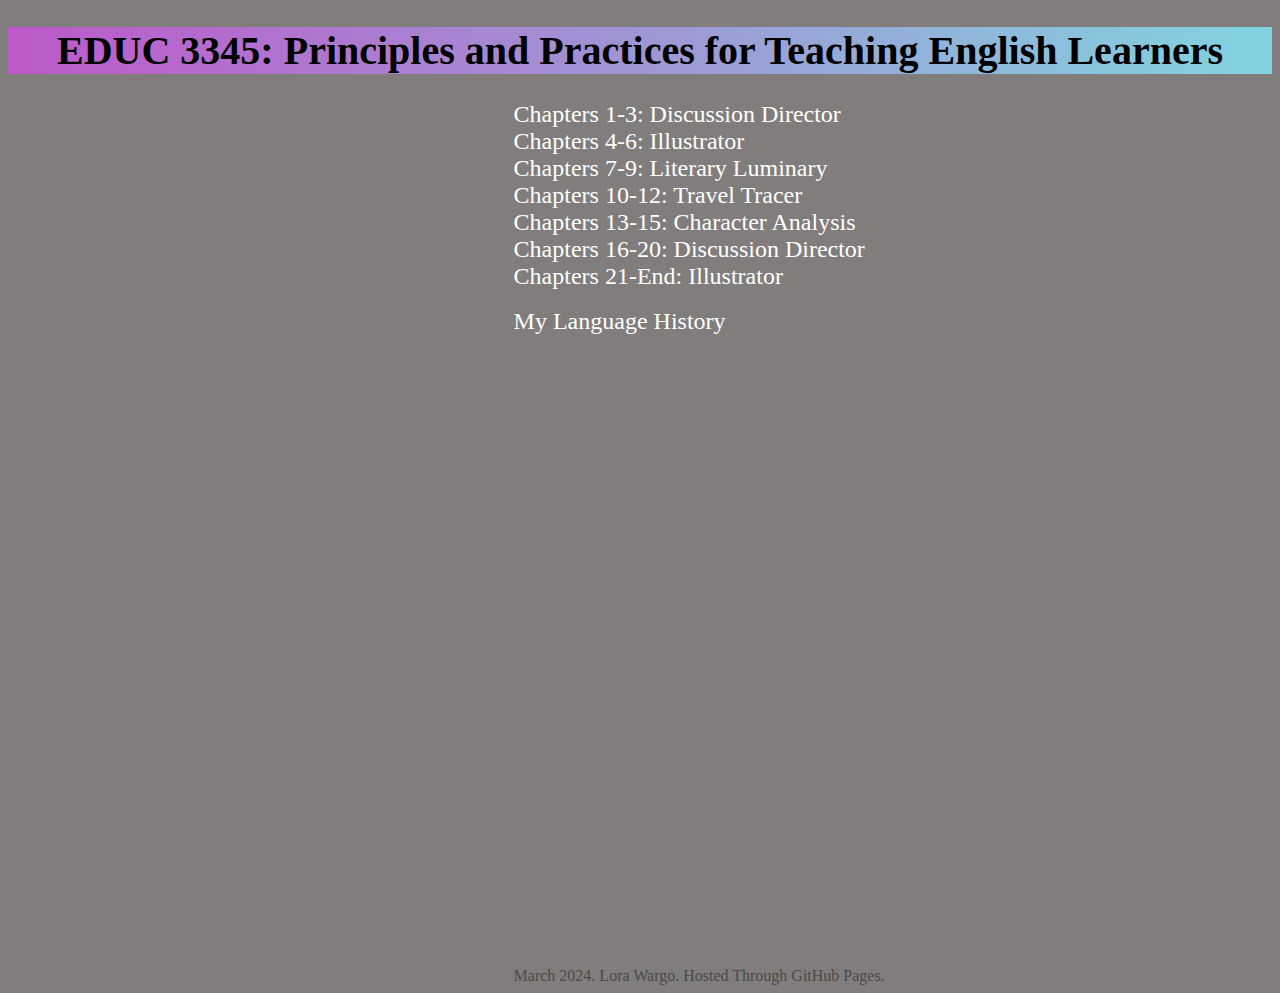
<file: index.html>
<!DOCTYPE html>
<html>
    <head>
        <link rel="stylesheet" type="text/css" href="stylish.css"/>
        <!--
        <script type="text/javascript" src="website_functions.js"></script>
        -->
        <style>
            a, a:link { color: rgb(255, 255, 255); text-decoration: none; font-size: 1.5rem;}
            a, a:visited{ color: rgb(252, 169, 253) ; text-decoration: none; font-size: 1.5rem;}
            a, a:hover { color: rgb(53, 43, 248); text-decoration: underline; font-size: 1.5rem;}

        </style>
        <title> Lora Wargo</title>
    </head>
        <body style="background: rgb(129, 125, 125)"> 
            <main>
                <h1 class="title-style"> EDUC 3345: Principles and Practices for Teaching English Learners </h1>
                <a class="assignment-style" href="Ch1_3.html"> Chapters 1-3: Discussion Director </a>
                <a class="assignment-style" href="Ch4_6.html"> Chapters 4-6: Illustrator </a>
                <a class="assignment-style" href="CH7_9.html"> Chapters 7-9: Literary Luminary </a>
                <a class="assignment-style" href="CH10_12.html"> Chapters 10-12: Travel Tracer </a>
                <a class="assignment-style" href="Ch13_15.html"> Chapters 13-15: Character Analysis </a>
                <a class="assignment-style" href="Ch16_18.html"> Chapters 16-20: Discussion Director </a>
                <a class="assignment-style" href="Ch21_end.html"> Chapters 21-End: Illustrator </a>
                <br>
                <br>
                <a class="assignment-style" href="lang_hist.html"> My Language History</a>

            </main>           
             <footer class="footer-style"> March 2024. Lora Wargo. Hosted Through GitHub Pages.</footer>
        </body>

</html>
</file>
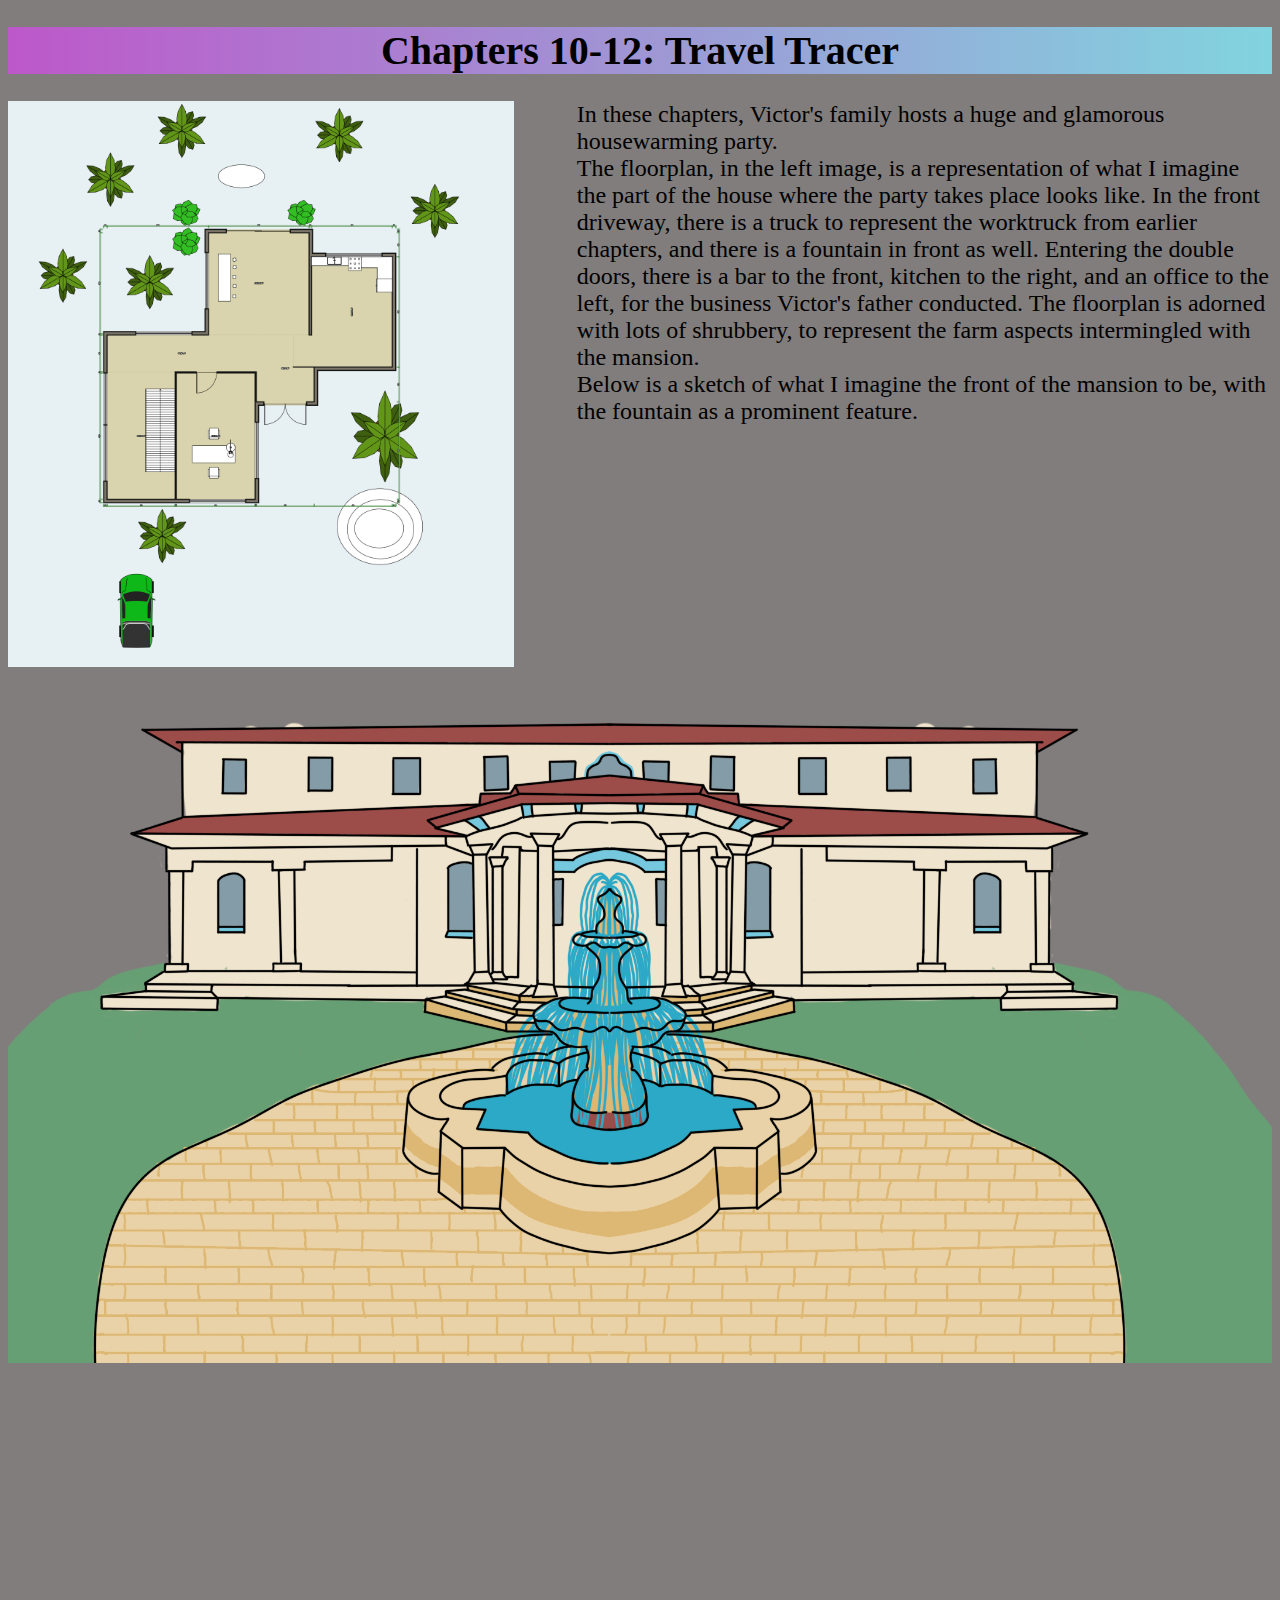
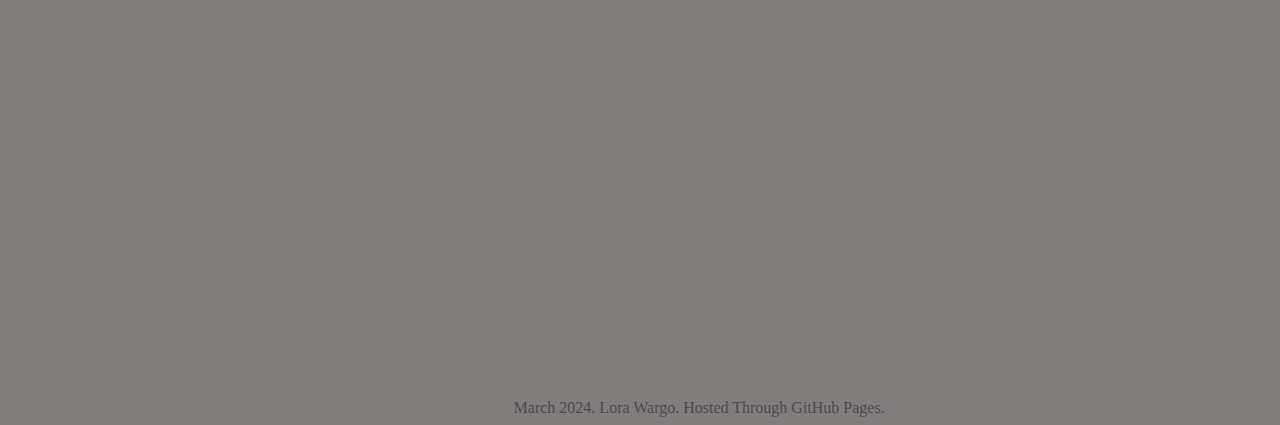
<file: CH10_12.html>
<!DOCTYPE html>
<html>
    <head>
        <link rel="stylesheet" type="text/css" href="stylish.css"/>
        <!--
        <script type="text/javascript" src="website_functions.js"></script>
        -->
        <style>
            .floorplan{
                width: 40%;
                float: left;
            }
            .burromansion{
                width: 100%;
                margin-top: -20%;
            }
            .mansion-descrip{
                margin-left: 45%;
                font-size: 1.5em;
            }
        </style>
        <title> Lora Wargo</title>
    </head>
        <body style="background: rgb(129, 125, 125)"> 
            <main>
                <h1 class="title-style"> Chapters 10-12: Travel Tracer </h1>
                <img class="floorplan" src="assets/Screenshot 2024-03-08 at 10.13.58 AM.png">
                <p class="mansion-descrip">
                    In these chapters, Victor's family hosts a huge and glamorous housewarming party.
                    <br>
                    The floorplan, in the left image, is a representation of what I imagine the part of the house where the party takes place looks like.
                    In the front driveway, there is a truck to represent the worktruck from earlier chapters, and there is a fountain in front as well.
                    Entering the double doors, there is a bar to the front, kitchen to the right, and an office to the left, for the business Victor's father conducted.
                    The floorplan is adorned with lots of shrubbery, to represent the farm aspects intermingled with the mansion.
                    <br>
                    Below is a sketch of what I imagine the front of the mansion to be, with the fountain as a prominent feature.
                </p>
                <img class="burromansion" src="assets/burrogenius_mansion.png">
            </main>           
             <footer class="footer-style"> March 2024. Lora Wargo. Hosted Through GitHub Pages.</footer>
        </body>

</html>
</file>
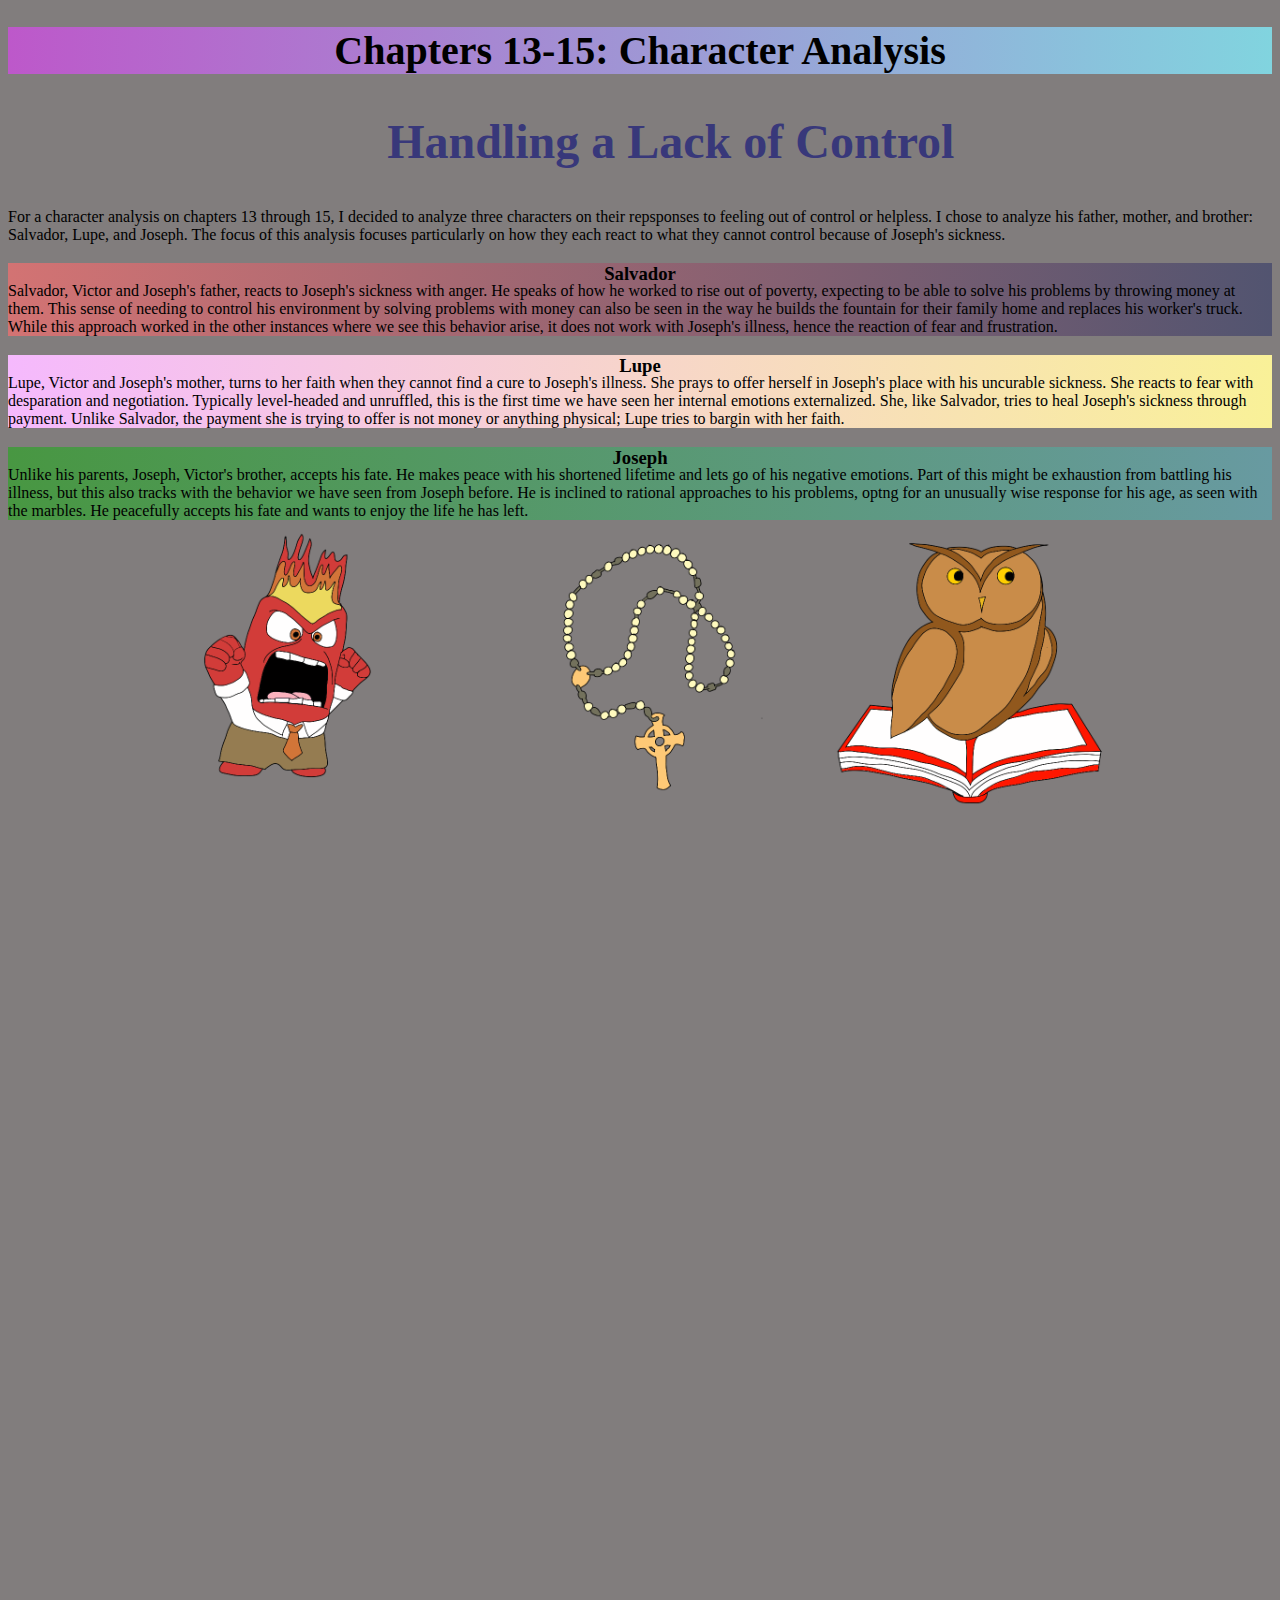
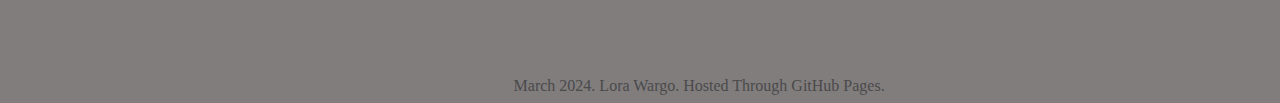
<file: Ch13_15.html>
<!DOCTYPE html>
<html>
    <head>
        <link rel="stylesheet" type="text/css" href="stylish.css"/>
        <!--
        <script type="text/javascript" src="website_functions.js"></script>
        -->
        <style>
            .help-style{
               /* margin-top: 30%; */ 
                margin-left: 30%;
                color: rgb(56, 56, 122);
                font-size: 3rem;
            }
            .help-heading{
                text-align: center;
                color: rgb(0, 0, 0);
                margin-bottom: -1.5%;
            }
            .sal{
                background: linear-gradient(.25turn, rgb(211, 115, 115), rgb(82, 84, 112));
            }
            .lup{
                background: linear-gradient(.25turn, rgb(245, 185, 253), rgb(249, 241, 152));
            }
            .jo{
                background: linear-gradient(.25turn, rgb(72, 151, 66), rgb(104, 154, 161));
            }
            .sym{
                margin-left: 10%;
                margin-top: -20%;
                width: 80%;
            }
        </style>
        <title> Lora Wargo</title>
    </head>
        <body style="background: rgb(129, 125, 125)"> 
            <main>
                <h1 class="title-style"> Chapters 13-15: Character Analysis </h1>
                <h2 class="help-style"> Handling a Lack of Control</h2>
                <p> 
                    For a character analysis on chapters 13 through 15, 
                    I decided to analyze three characters on their repsponses to feeling out of control or helpless.
                    I chose to analyze his father, mother, and brother: Salvador, Lupe, and Joseph. 
                    The focus of this analysis focuses particularly on how they each react to what they 
                    cannot control because of Joseph's sickness.
                </p>
                <h3 class="help-heading sal" > Salvador</h3>
                <p class="sal">
                    Salvador, Victor and Joseph's father, reacts to Joseph's sickness with anger.
                    He speaks of how he worked to rise out of poverty,
                    expecting to be able to solve his problems by throwing money at them.
                    This sense of needing to control his environment by solving problems with money
                    can also be seen 
                    in the way he builds the fountain for their family home and 
                    replaces his worker's truck. While this approach worked in the other instances
                    where we see this behavior arise, it does not work with Joseph's illness, 
                    hence the reaction of fear and frustration.

                </p>
                <h3 class="help-heading lup"> Lupe  </h3>
                <p class="lup">
                    Lupe, Victor and Joseph's mother, turns to her faith when they cannot
                    find a cure to Joseph's illness. She prays to offer herself in Joseph's place 
                    with his uncurable sickness. She reacts to fear with desparation and negotiation. 
                    Typically level-headed and unruffled, this is the first time we have seen 
                    her internal emotions externalized. 
                    She, like Salvador, tries to heal Joseph's sickness through payment. Unlike Salvador,
                    the payment she is trying to offer is not money or anything physical; Lupe tries
                    to bargin with her faith.
                </p>
                <h3 class="help-heading jo"> Joseph </h3>
                <p class="jo">
                    Unlike his parents, Joseph, Victor's brother, accepts his fate. 
                    He makes peace with his shortened lifetime and lets go of his negative emotions.
                    Part of this might be exhaustion from battling his illness, but this also tracks with the 
                    behavior we have seen from Joseph before. He is inclined to rational
                    approaches to his problems, optng for an unusually wise response for his age,
                     as seen with the marbles. He peacefully accepts his fate 
                     and wants to enjoy the life he has left.
                </p>
                <img class="sym" src="Untitled 52.png">
            </main>           
             <footer class="footer-style"> March 2024. Lora Wargo. Hosted Through GitHub Pages.</footer>
        </body>

</html>
</file>
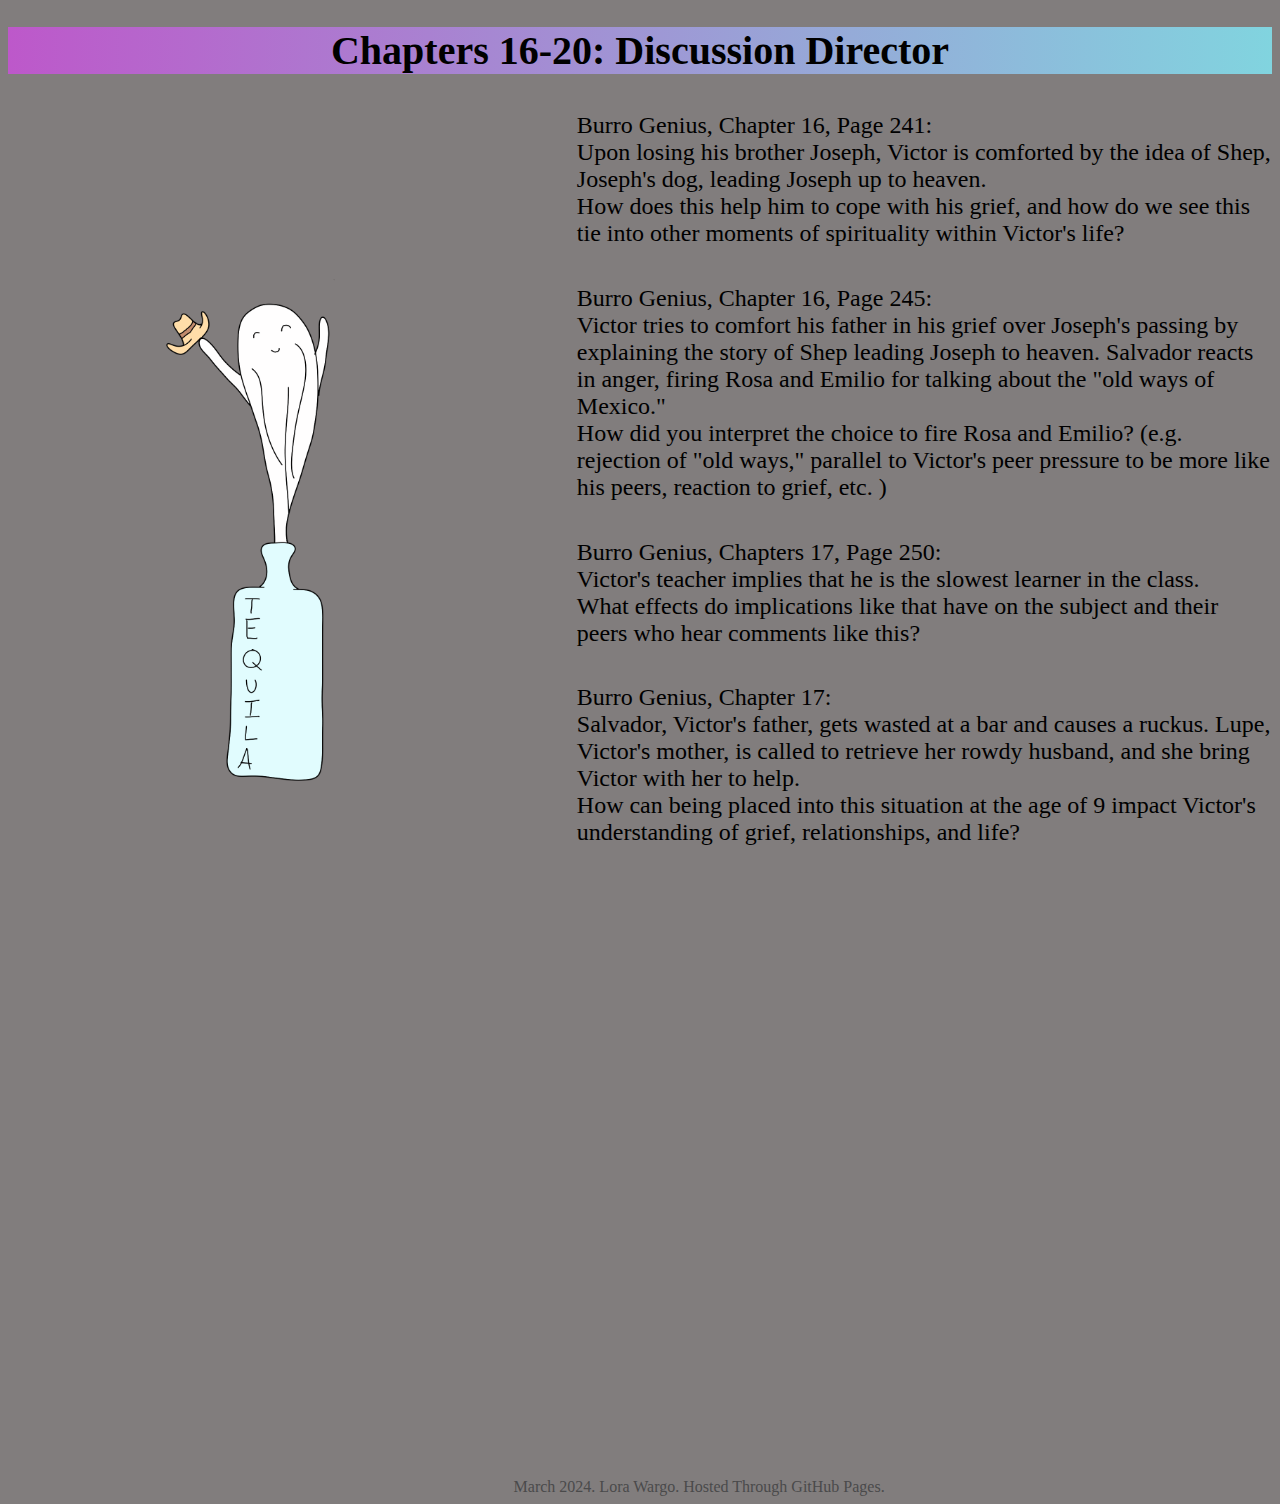
<file: Ch16_18.html>
<!DOCTYPE html>
<html>
    <head>
        <link rel="stylesheet" type="text/css" href="stylish.css"/>
        <!--
        <script type="text/javascript" src="website_functions.js"></script>
        -->
        <style>
            .cowboy{
                float: left;
                width: 45%;
            }
        </style>
        <title> Lora Wargo</title>
    </head>
        <body style="background: rgb(129, 125, 125)"> 
            <main>
                <h1 class="title-style"> Chapters 16-20: Discussion Director </h1>
                <img class="cowboy" src="Untitled 55.png">
                <p class="discussion"> 
                    Burro Genius, Chapter 16, Page 241: 
                    <br>
                    Upon losing his brother Joseph, Victor is comforted by the
                    idea of Shep, Joseph's dog, leading Joseph up to heaven.
                    <br>
                    How does this help him to cope with his grief, and 
                    how do we see this tie into other moments of spirituality
                    within Victor's life?
                </p>
                <p class="discussion"> 
                    Burro Genius, Chapter 16, Page 245: 
                    <br>
                    Victor tries to comfort his father in his grief over Joseph's passing by
                    explaining the story of Shep leading Joseph to heaven. Salvador reacts in anger, firing
                    Rosa and Emilio for talking about the "old ways of Mexico."
                    <br>
                    How did you interpret the choice to fire Rosa and Emilio? 
                    (e.g. rejection of "old ways," 
                    parallel to Victor's peer pressure to be more like his peers, 
                    reaction to grief, etc. )
                </p>
                <p class="discussion"> 
                    Burro Genius, Chapters 17, Page 250:
                    <br>
                    Victor's teacher implies that he is the slowest learner in the class. 
                    <br>
                    What effects do implications like that have on the 
                    subject and their peers who hear comments like this?
                </p>
                <p class="discussion"> 
                    Burro Genius, Chapter 17:
                    <br>
                    Salvador, Victor's father, gets wasted at a bar and causes a ruckus.
                    Lupe, Victor's mother, is called to retrieve her rowdy husband,
                    and she bring Victor with her to help.
                    <br>
                    How can being placed into this situation at the age of 9 impact 
                    Victor's understanding of grief, relationships, and life?
                </p>
            </main>           
             <footer class="footer-style"> March 2024. Lora Wargo. Hosted Through GitHub Pages.</footer>
        </body>

</html>
</file>
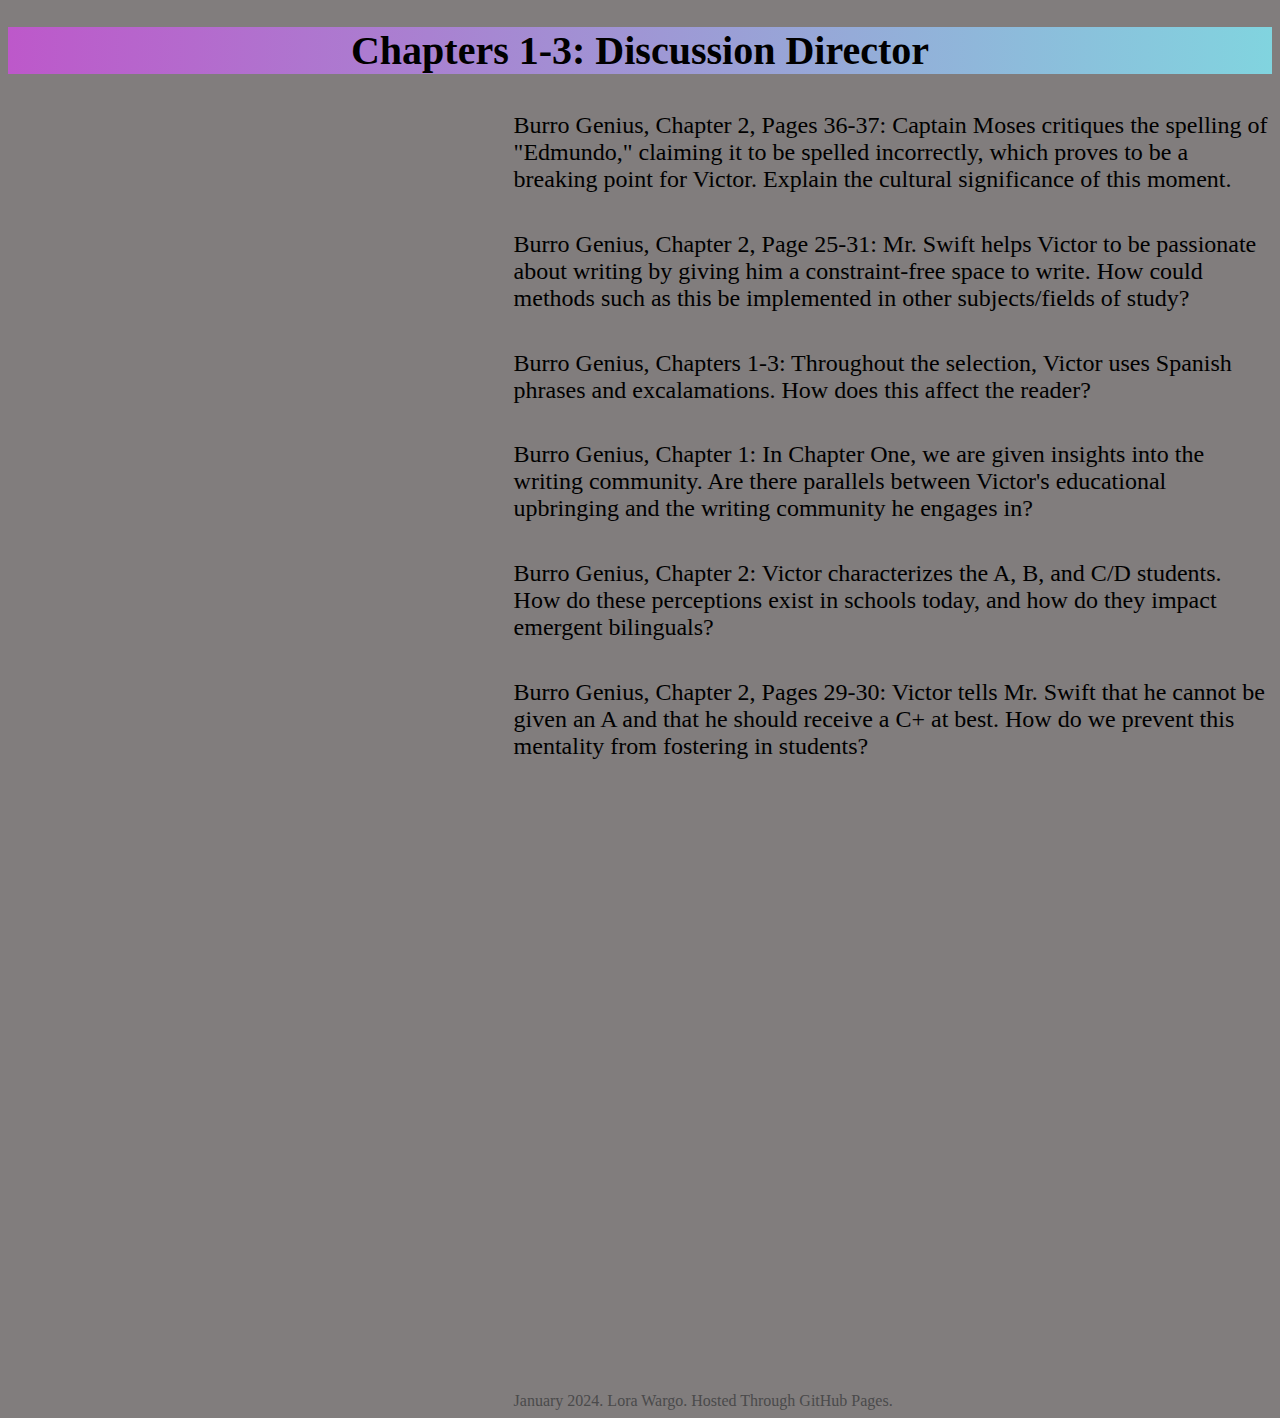
<file: Ch1_3.html>
<!DOCTYPE html>
<html>
    <head>
        <link rel="stylesheet" type="text/css" href="stylish.css"/>
        <!--
        <script type="text/javascript" src="website_functions.js"></script>
        -->
        <style>
            

        </style>
        <title> Lora Wargo</title>
    </head>
        <body style="background: rgb(129, 125, 125)"> 
            <main>
                <h1 class="title-style"> Chapters 1-3: Discussion Director </h1>
                <p class="discussion"> 
                    Burro Genius, Chapter 2, Pages 36-37: 
                    Captain Moses critiques the spelling of "Edmundo," 
                    claiming it to be spelled incorrectly, 
                    which proves to be a breaking point for Victor.
                    Explain the cultural significance of this moment.
                </p>
                <p class="discussion"> 
                    Burro Genius, Chapter 2, Page 25-31: 
                    Mr. Swift helps Victor to be passionate about writing by giving him a constraint-free space to write.
                    How could methods such as this be implemented in other subjects/fields of study?
                </p>
                <p class="discussion"> 
                    Burro Genius, Chapters 1-3:
                    Throughout the selection, Victor uses Spanish phrases and excalamations.
                    How does this affect the reader?
                </p>
                <p class="discussion"> 
                    Burro Genius, Chapter 1:
                    In Chapter One, we are given insights into the writing community.
                    Are there parallels between Victor's educational upbringing and the writing community he engages in? 
                </p>
                <p class="discussion"> 
                    Burro Genius, Chapter 2:
                    Victor characterizes the A, B, and C/D students. 
                    How do these perceptions exist in schools today,
                    and how do they impact emergent bilinguals?
                </p>
                <p class="discussion"> 
                    Burro Genius, Chapter 2, Pages 29-30:
                    Victor tells Mr. Swift that he cannot be given an A and that he should receive a C+ at best.
                    How do we prevent this mentality from fostering in students?
                </p>
            </main>           
             <footer class="footer-style"> January 2024. Lora Wargo. Hosted Through GitHub Pages.</footer>
        </body>

</html>
</file>
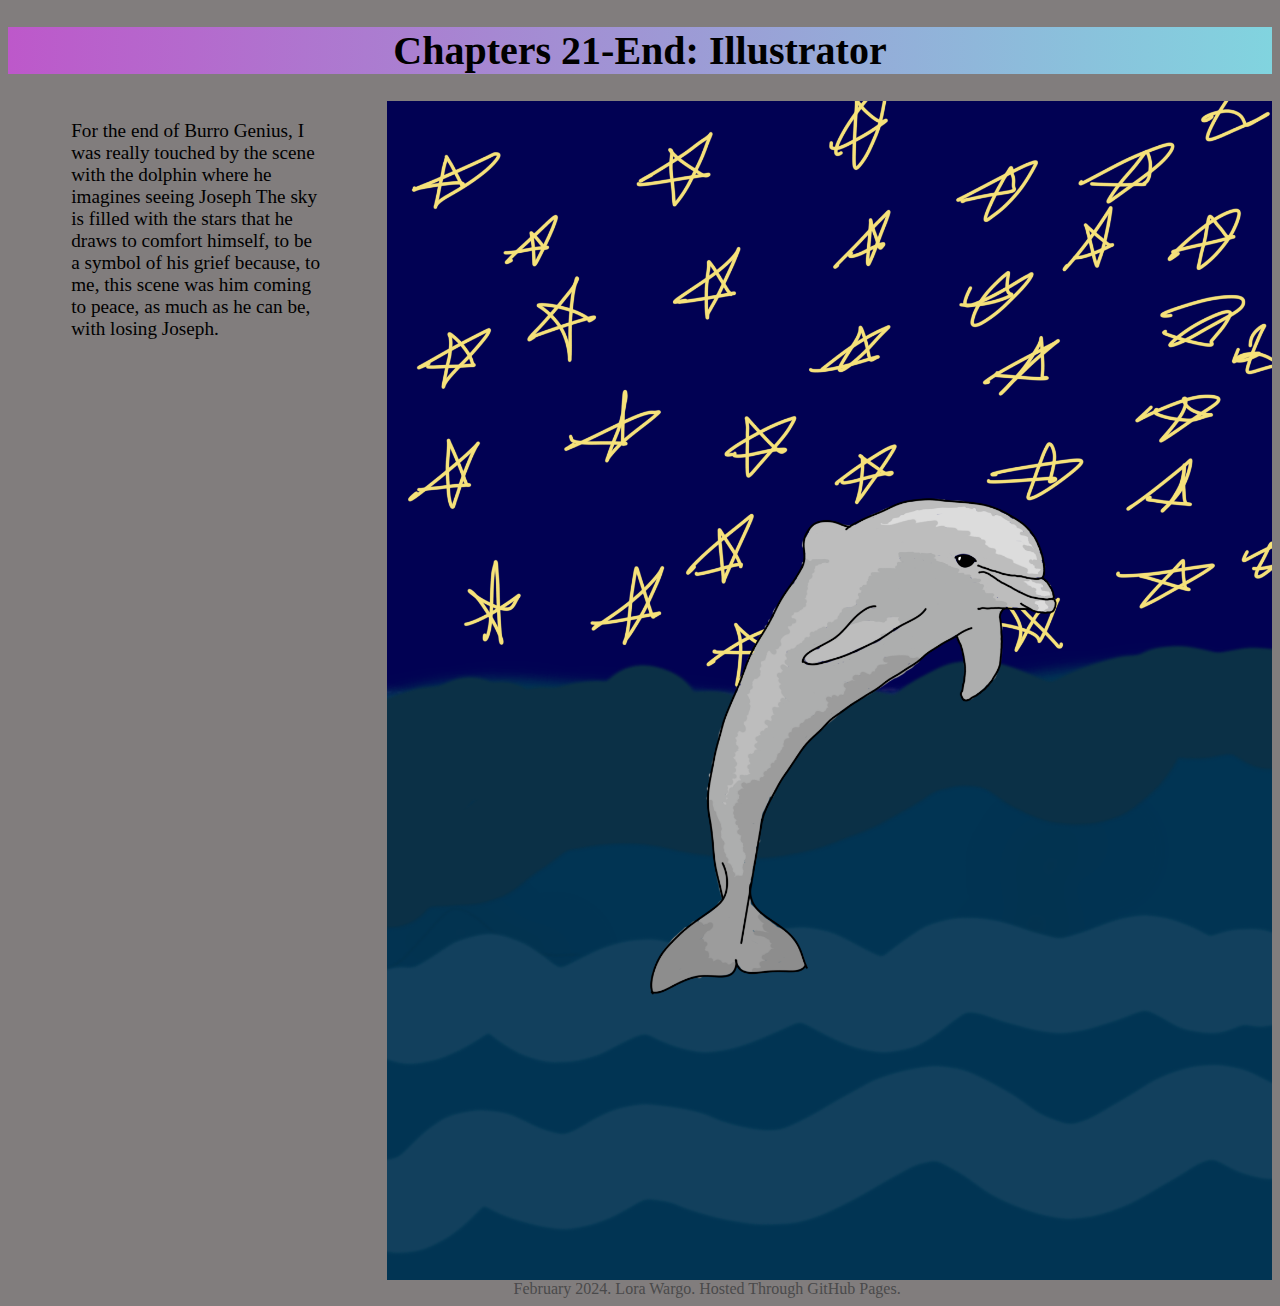
<file: Ch21_end.html>
<!DOCTYPE html>
<html>
    <head>
        <link rel="stylesheet" type="text/css" href="stylish.css"/>
        <!--
        <script type="text/javascript" src="website_functions.js"></script>
        -->
        <style>
            .dol{
                width: 70%;
                float: right;
            }
            p{
                float: left;
                width: 20%;
                font-size: larger;
                margin-left: 5%;
            }
        </style>
        <title> Lora Wargo</title>
    </head>
        <body style="background: rgb(129, 125, 125)"> 
            <main>
                <h1 class="title-style"> Chapters 21-End: Illustrator </h1>
                <img class="dol" src="Untitled 57.png">
                <p>
                    For the end of Burro Genius, I was really touched by the scene with the dolphin where he imagines seeing Joseph
                    The sky is filled with the stars that he draws to comfort himself, to be a symbol of his grief because,
                    to me, this scene was him coming to peace, as much as he can be, with losing Joseph.
                </p>
            </main>           
             <footer class="footer-style"> February 2024. Lora Wargo. Hosted Through GitHub Pages.</footer>
        </body>

</html>
</file>
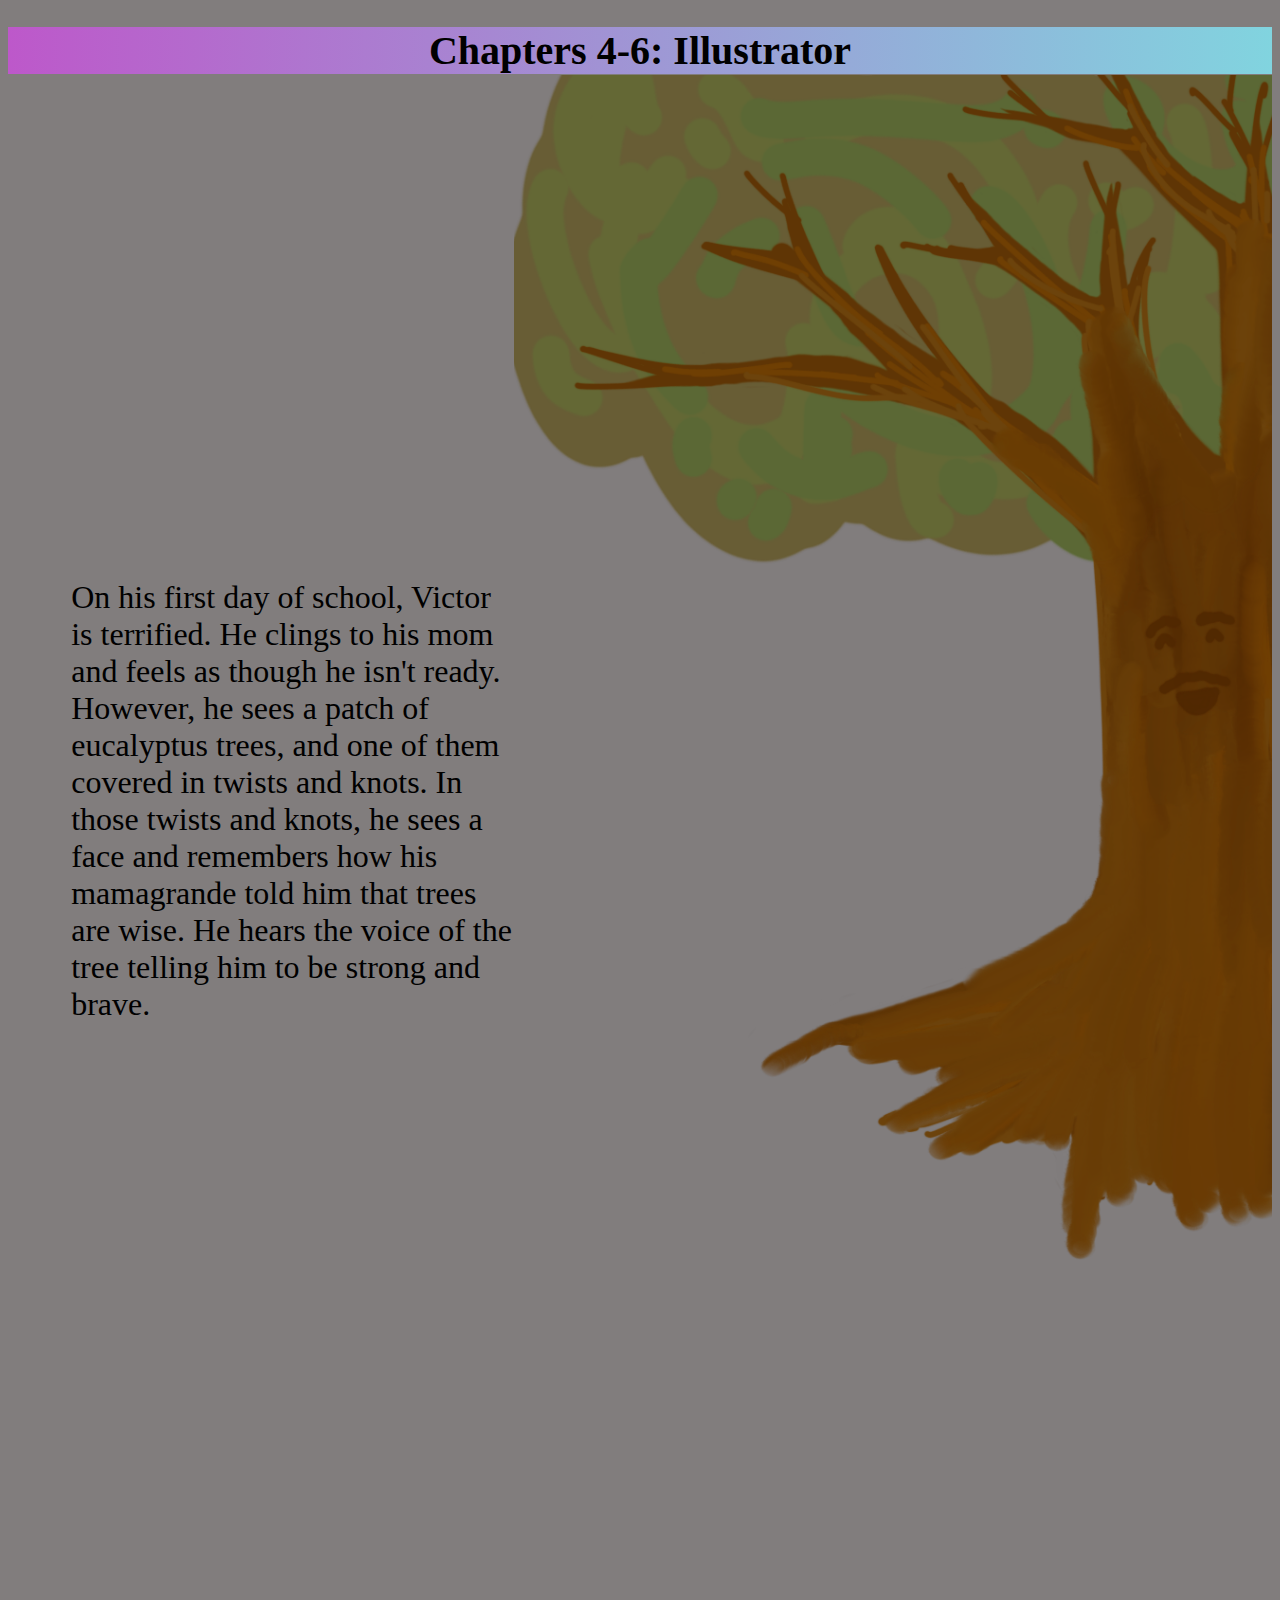
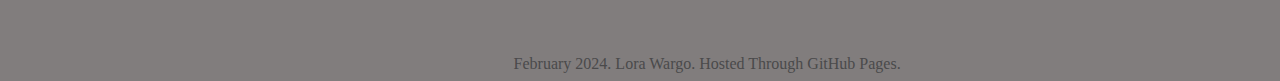
<file: Ch4_6.html>
<!DOCTYPE html>
<html>
    <head>
        <link rel="stylesheet" type="text/css" href="stylish.css"/>
        <!--
        <script type="text/javascript" src="website_functions.js"></script>
        -->
        <style>
            .tree{
                float: right;
                margin-top: -2%;
                width: 60%;
            }
            .explan{
                font-size: 2rem;
                margin-left: 5%;
                margin-top: 40%;
                z-index: 3;
            }
        </style>
        <title> Lora Wargo</title>
    </head>
        <body style="background: rgb(129, 125, 125)"> 
            <main>
                <h1 class="title-style"> Chapters 4-6: Illustrator </h1>
                <img class="tree" src="assets/BurroGeniusTree.png">
                <p class="explan">
                    On his first day of school, Victor is terrified. 
                    He clings to his mom and feels as though he isn't ready. 
                    However, he sees a patch of eucalyptus trees, and one of them covered in twists and knots.
                    In those twists and knots, he sees a face and remembers how his mamagrande told him that trees are wise.
                    He hears the voice of the tree telling him to be strong and brave.
                    
                </p>
            </main>           
             <footer class="footer-style"> February 2024. Lora Wargo. Hosted Through GitHub Pages.</footer>
        </body>

</html>
</file>
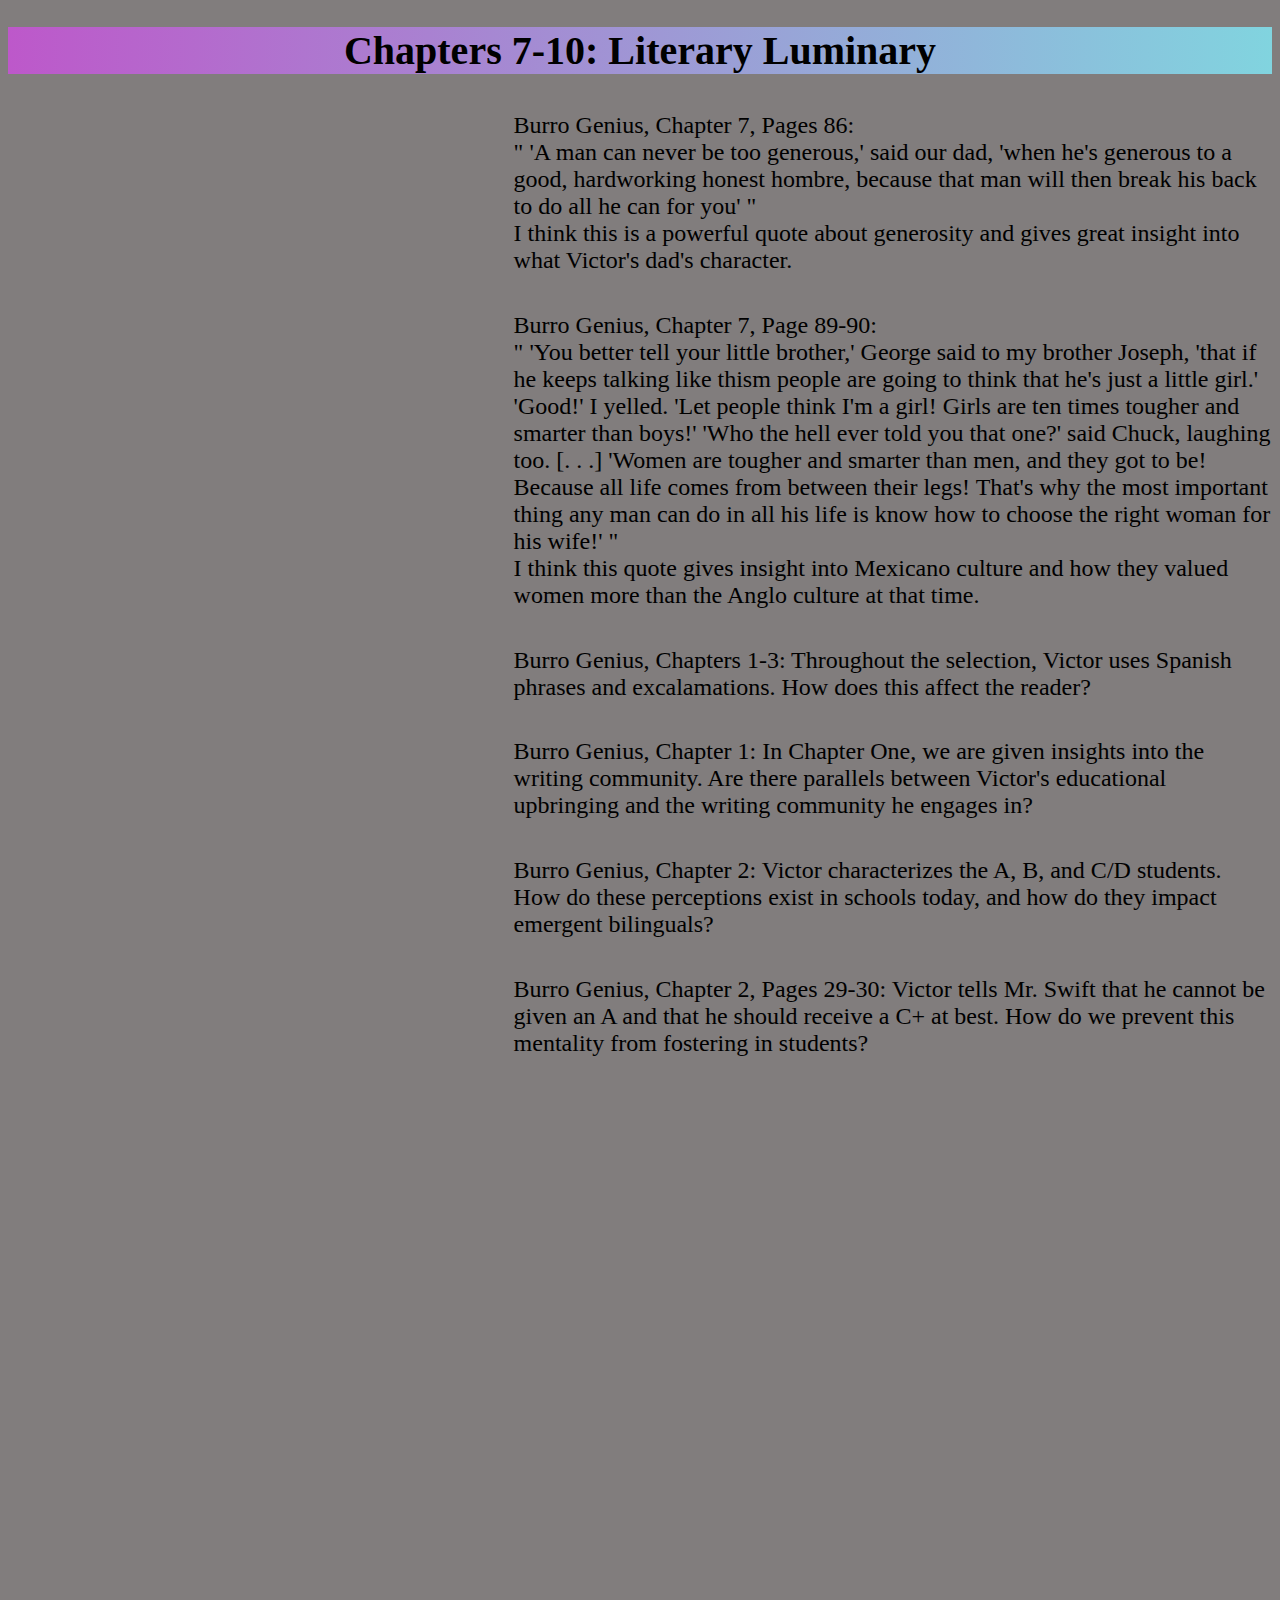
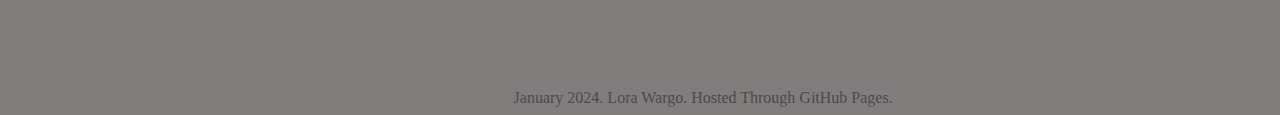
<file: CH7_10.html>
<!DOCTYPE html>
<html>
    <head>
        <link rel="stylesheet" type="text/css" href="stylish.css"/>
        <!--
        <script type="text/javascript" src="website_functions.js"></script>
        -->
        <style>
        </style>
        <title> Lora Wargo</title>
    </head>
        <body style="background: rgb(129, 125, 125)"> 
            <main>
                <h1 class="title-style"> Chapters 7-10: Literary Luminary </h1>
                <p class="discussion"> 
                    Burro Genius, Chapter 7, Pages 86: 
                    <br>
                    " 'A man can never be too generous,' said our dad, 
                    'when he's generous to a good, hardworking honest hombre, 
                    because that man will then break his back to do all he can for you' "
                    <br>
                    I think this is a powerful quote about generosity and gives great insight into what Victor's dad's character.
                </p>
                <p class="discussion"> 
                    Burro Genius, Chapter 7, Page 89-90: 
                    <br>
                    " 'You better tell  your little brother,' George said to my brother Joseph, 
                    'that if he keeps talking like thism people are going to think that he's just a little girl.'
                    'Good!' I yelled. 'Let people think I'm a girl! Girls are ten times tougher and smarter than boys!'
                    'Who the hell ever told you that one?' said Chuck, laughing too.
                    [. . .] 
                    'Women are tougher and smarter than men, and they got to be! 
                    Because all life comes from between their legs!
                    That's why the most important thing any man can do in all his life is know how to choose the right woman for his wife!' "
                    <br>
                    I think this quote gives insight into Mexicano culture and how they valued women more than the Anglo culture at that time.
                </p>
                <p class="discussion"> 
                    Burro Genius, Chapters 1-3:
                    Throughout the selection, Victor uses Spanish phrases and excalamations.
                    How does this affect the reader?
                </p>
                <p class="discussion"> 
                    Burro Genius, Chapter 1:
                    In Chapter One, we are given insights into the writing community.
                    Are there parallels between Victor's educational upbringing and the writing community he engages in? 
                </p>
                <p class="discussion"> 
                    Burro Genius, Chapter 2:
                    Victor characterizes the A, B, and C/D students. 
                    How do these perceptions exist in schools today,
                    and how do they impact emergent bilinguals?
                </p>
                <p class="discussion"> 
                    Burro Genius, Chapter 2, Pages 29-30:
                    Victor tells Mr. Swift that he cannot be given an A and that he should receive a C+ at best.
                    How do we prevent this mentality from fostering in students?
                </p>
            </main>           
             <footer class="footer-style"> January 2024. Lora Wargo. Hosted Through GitHub Pages.</footer>
        </body>

</html>
</file>
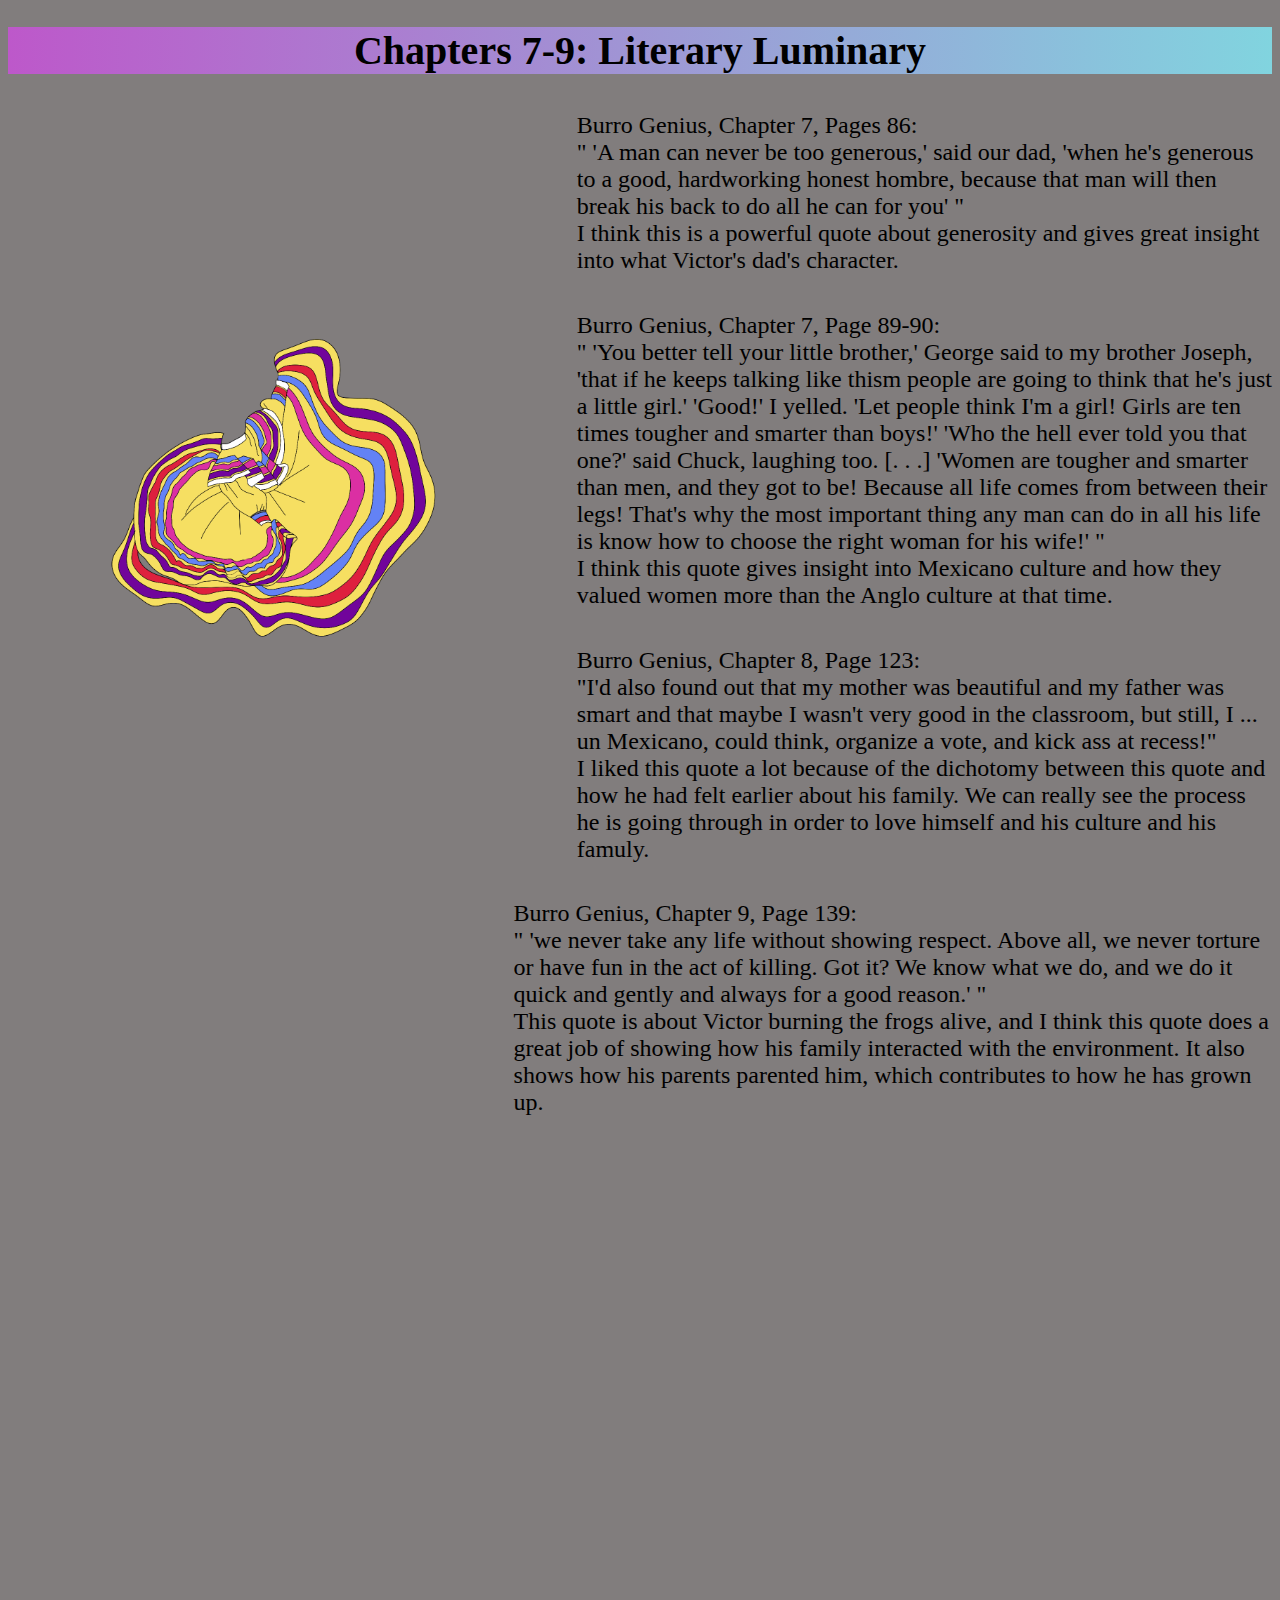
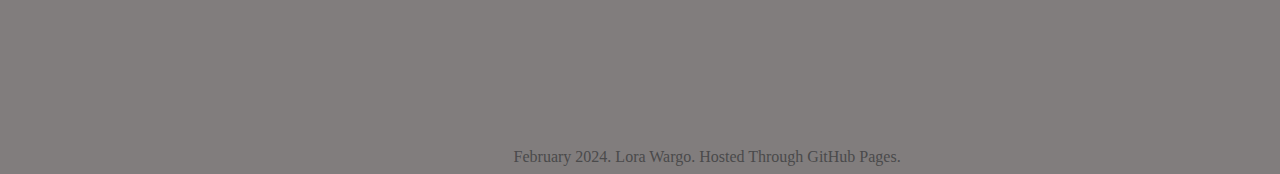
<file: CH7_9.html>
<!DOCTYPE html>
<html>
    <head>
        <link rel="stylesheet" type="text/css" href="stylish.css"/>
        <!--
        <script type="text/javascript" src="website_functions.js"></script>
        -->
        <style>
            .cowboy{
                float: left;
                width: 45%;
            }
        </style>
        <title> Lora Wargo</title>
    </head>
        <body style="background: rgb(129, 125, 125)"> 
            <main>
                <h1 class="title-style"> Chapters 7-9: Literary Luminary </h1>
                <img class="cowboy" src="Untitled 51.png">
                <p class="discussion"> 
                    Burro Genius, Chapter 7, Pages 86: 
                    <br>
                    " 'A man can never be too generous,' said our dad, 
                    'when he's generous to a good, hardworking honest hombre, 
                    because that man will then break his back to do all he can for you' "
                    <br>
                    I think this is a powerful quote about generosity and gives great insight into what Victor's dad's character.
                </p>
                <p class="discussion"> 
                    Burro Genius, Chapter 7, Page 89-90: 
                    <br>
                    " 'You better tell  your little brother,' George said to my brother Joseph, 
                    'that if he keeps talking like thism people are going to think that he's just a little girl.'
                    'Good!' I yelled. 'Let people think I'm a girl! Girls are ten times tougher and smarter than boys!'
                    'Who the hell ever told you that one?' said Chuck, laughing too.
                    [. . .] 
                    'Women are tougher and smarter than men, and they got to be! 
                    Because all life comes from between their legs!
                    That's why the most important thing any man can do in all his life is know how to choose the right woman for his wife!' "
                    <br>
                    I think this quote gives insight into Mexicano culture and how they valued women more than the Anglo culture at that time.
                </p>
                <p class="discussion"> 
                    Burro Genius, Chapter 8, Page 123:
                    <br>
                    "I'd also found out that my mother was beautiful and my father was smart 
                    and that maybe I wasn't very good in the classroom, but still, I ... un Mexicano,
                    could think, organize a vote, and kick ass at recess!"
                    <br>
                    I liked this quote a lot because of the dichotomy between this quote 
                    and how he had felt earlier about his family. We can really see the process he is going through in order
                    to love himself and his culture and his famuly.
                </p>
                <p class="discussion"> 
                    Burro Genius, Chapter 9, Page 139:
                    <br>
                    " 'we never take any life without showing respect. Above all, 
                    we never torture or have fun in the act of killing. Got it?
                    We know what we do, and we do it quick and gently and always for a good reason.' "
                    <br>
                    This quote is about Victor burning the frogs alive, and I think this quote does a 
                    great job of showing how his family interacted with the environment.
                    It also shows how his parents parented him,
                    which contributes to how he has grown up.
                </p>
            </main>           
             <footer class="footer-style"> February 2024. Lora Wargo. Hosted Through GitHub Pages.</footer>
        </body>

</html>
</file>
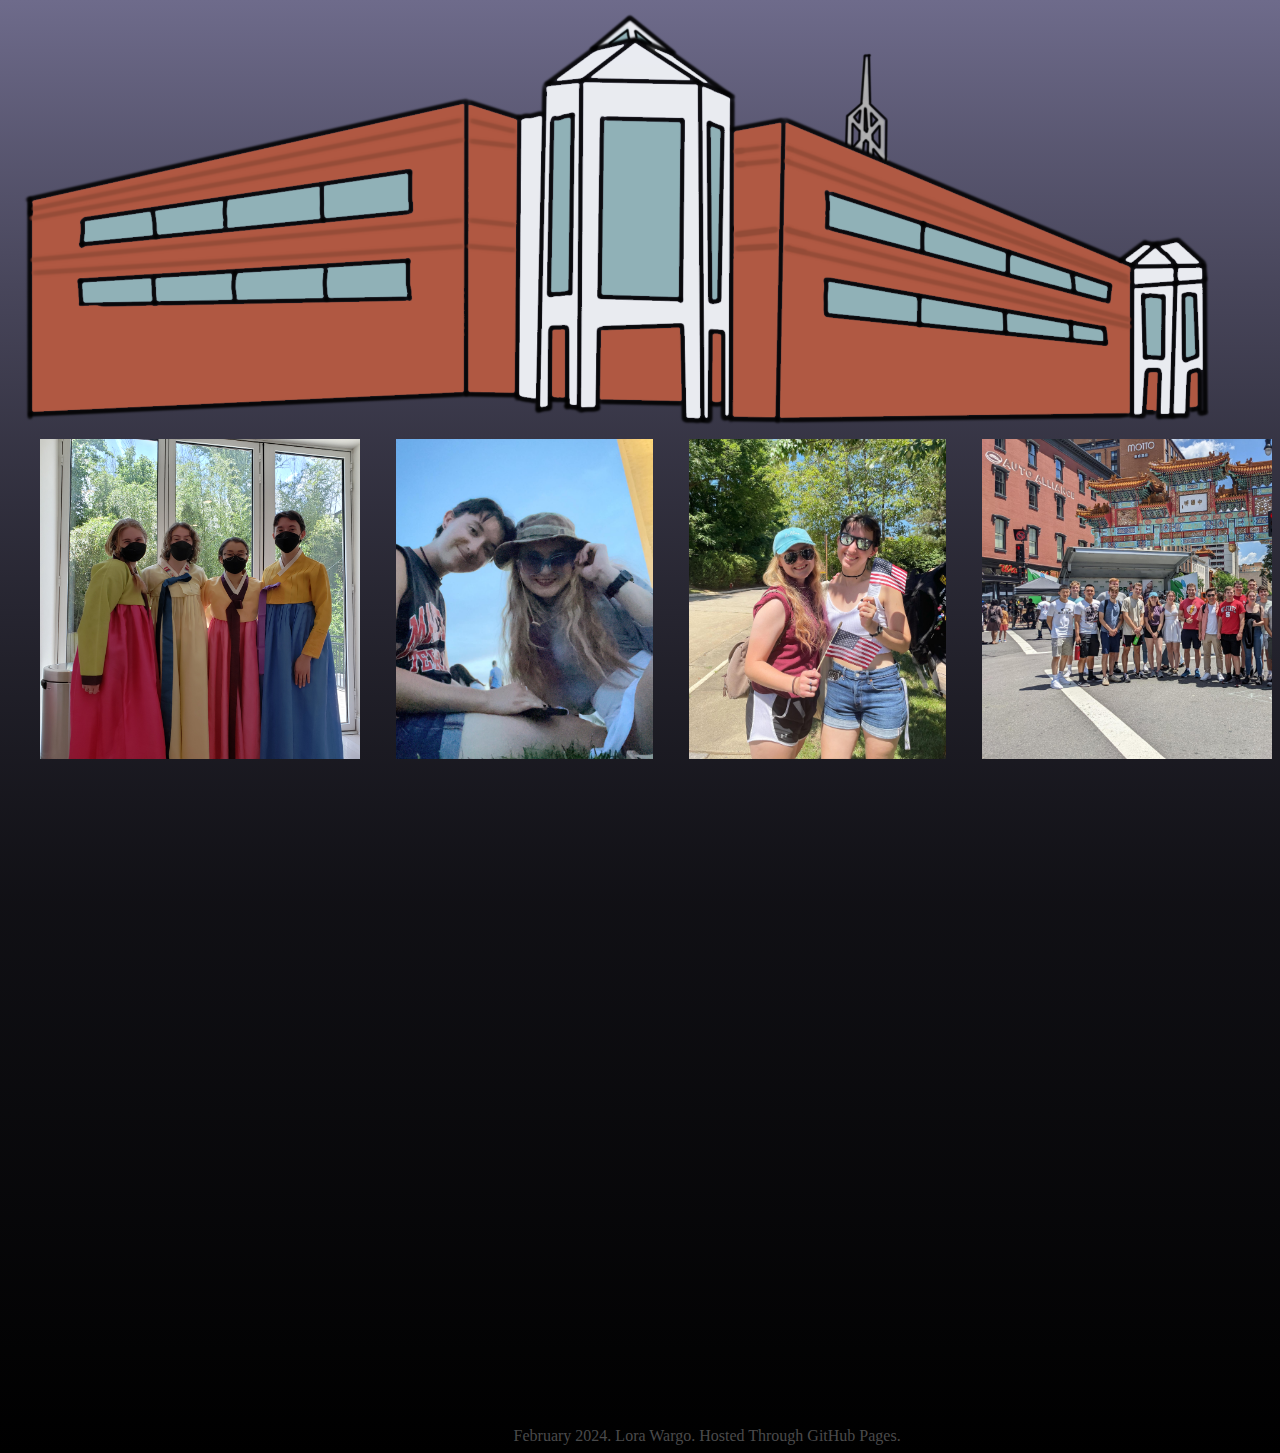
<file: lang_col.html>
<!DOCTYPE html>
<html>
    <head>
        <link rel="stylesheet" type="text/css" href="stylish.css"/>
        <!--
        <script type="text/javascript" src="website_functions.js"></script>
        -->
        <style>
            div.scroll-container{
                background-color: var(--wargo-primary-color);
                overflow: auto;
                white-space: nowrap;
                padding: 1rem;
            }
            div.scroll-container img {
                padding: 1rem;
                height: 20rem;
            }
            img.gmu{
                margin-top: -20%;
                width: 95%;
                margin-bottom: -20%;
            }
            h1{
                margin-top: -20%;
                margin-left: 25%;                
                margin-bottom: 20%;
                font-size: 3rem;
                color: rgb(16, 93, 39);
            }
        </style>
        <title> Lora Wargo</title>
    </head>
        <body style="background: linear-gradient(1turn, rgb(0, 0, 0), 70%,  rgb(110, 107, 139))"> 
            <main>
                <img class="gmu" src="assets/George Mason.png">
               <!-- <h1> George Mason University </h1> -->
                <div class="scroll-container">
                    <img src="assets/20220610_132532.jpeg">
                    <img src="assets/46E4A72C-5738-424A-A136-4015306CD112.jpeg">
                    <img src="assets/B5692C33-41F3-40AA-AFA6-D4AA08196CEA.jpeg">
                    <img src="assets/image000000.jpeg">
                    <img src="assets/IMG_0498.jpeg">
                    <img src="assets/IMG_0793.jpeg">
                    <img src="assets/IMG_1134.jpeg">
                    <img src="assets/temp_1654906339110.1667754350.jpeg">
                </div>

            </main>           
             <footer class="footer-style"> February 2024. Lora Wargo. Hosted Through GitHub Pages.</footer>
        </body>

</html>
</file>
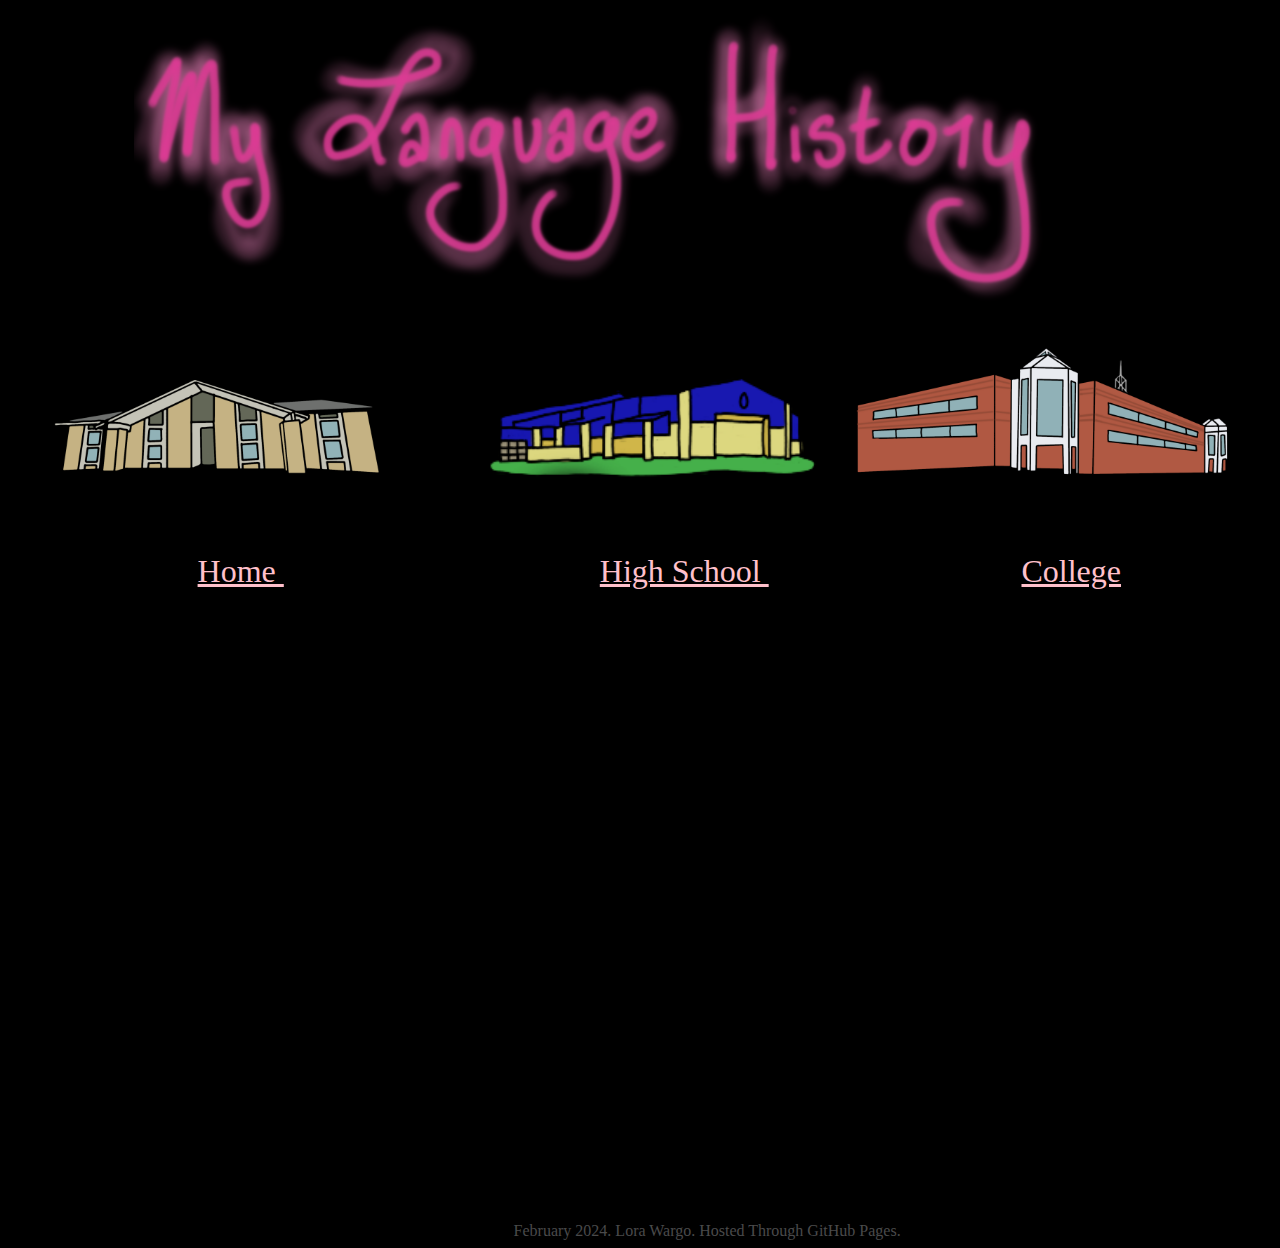
<file: lang_hist.html>
<!DOCTYPE html>
<html>
    <head>
        <link rel="stylesheet" type="text/css" href="stylish.css"/>
        <!--
        <script type="text/javascript" src="website_functions.js"></script>
        -->
        <style>
            img{
                width: 30%;
                margin-left: 2%;
            }
            a{
                font-size: 2rem;
            }
            .home{
                margin-left: 15%;
            }
            .hs{
                margin-left: 25%;
            }
            .col{
                margin-left: 20%;
            }
            h1{
                color: rgb(0, 0, 0);
                text-align: center;
                font-size: 2.5rem;
                background: linear-gradient(.25turn, rgb(201, 176, 225), rgb(191, 208, 191));
            }
            img.head{
                width: 80%;
                margin-left: 10%;
                margin-top: -15%;
                margin-bottom: -25%;
            }
            a{
                color: pink;
            }
        </style>
        <title> Lora Wargo</title>
    </head>
    <body style="background: rgb(0, 0, 0)"> 
        <main>
                <img class="head" src="assets/Language History.png">
                <img src="assets/winterberry.png">
                <img src="assets/Untitled 45.png">
                <img src="assets/George Mason.png">
                <a class="home" href="lang_home.html"> Home </a>
                <a class="hs" href="lang_hs.html"> High School </a>
                <a class="col" href="lang_col.html"> College </a>
            </main>           
             <footer class="footer-style"> February 2024. Lora Wargo. Hosted Through GitHub Pages.</footer>
        </body>

</html>
</file>
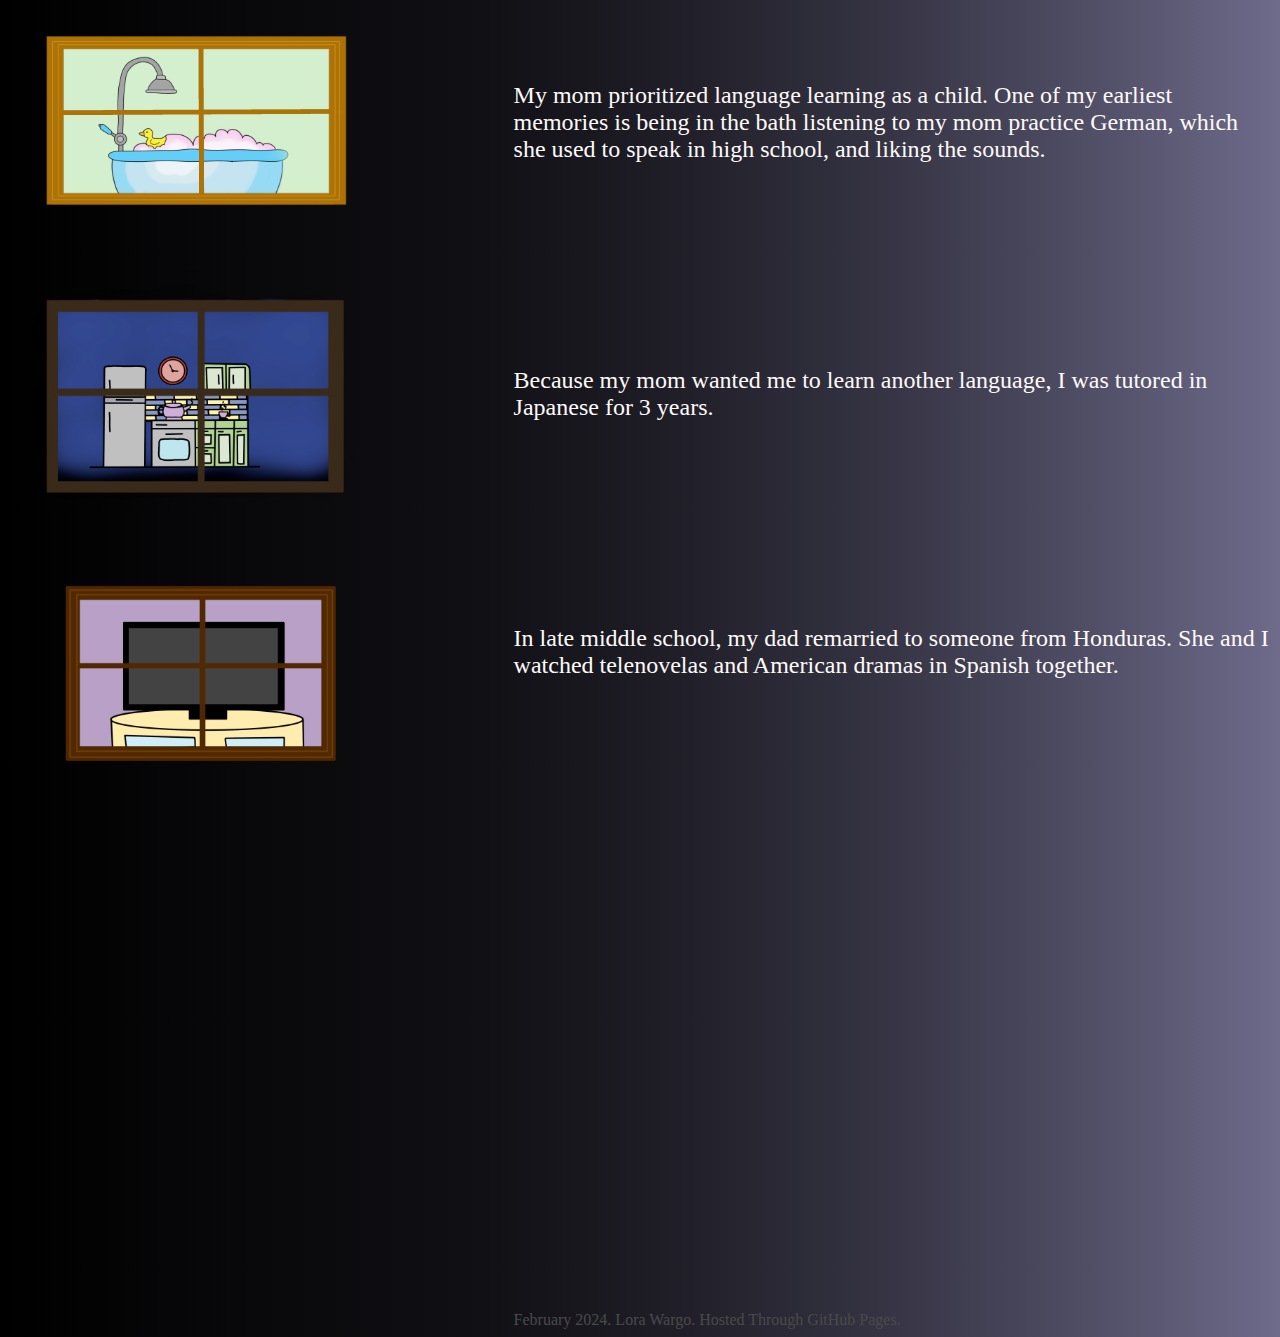
<file: lang_home.html>
<!DOCTYPE html>
<html>
    <head>
        <link rel="stylesheet" type="text/css" href="stylish.css"/>
        <!--
        <script type="text/javascript" src="website_functions.js"></script>
        -->
        <style>
            img{
                width: 30%;
            }
            .bath{
                margin-top: -2%;
            }
            .kit{
                margin-top: 5%;
                margin-left: -1.5%;
            }
            .tv{
                margin-top: 5%;
            }
            p{
                font-size: 1.5rem;
                margin-left: 40%;
                z-index: 2;
                margin-top: -15%;
                color: rgb(255,250,250);
            }
        </style>
        <title> Lora Wargo</title>
    </head>
        <body style="background: linear-gradient(.25turn, rgb(0,0,0), 70%,  rgb(110, 107, 139))"> 
            <main>
                <img src="assets/bathtub.png" class="bath">
                <p>
                    My mom prioritized language learning as a child. 
                    One of my earliest memories is being in the bath listening to my mom practice German,
                    which she used to speak in high school, and liking the sounds.
                </p>
                <br>
                <img src="assets/kitchen.png" class=" kit">
                <p>
                    Because my mom wanted me to learn another language, 
                    I was tutored in Japanese for 3 years. 
                </p>
                <br>
                <img src="assets/Untitled 44.png" class="tv">
                <p>
                    In late middle school, my dad remarried to someone from Honduras.
                    She and I watched telenovelas and American dramas in Spanish together.
                </p>
            </main>           
             <footer class="footer-style"> February 2024. Lora Wargo. Hosted Through GitHub Pages.</footer>
        </body>

</html>
</file>
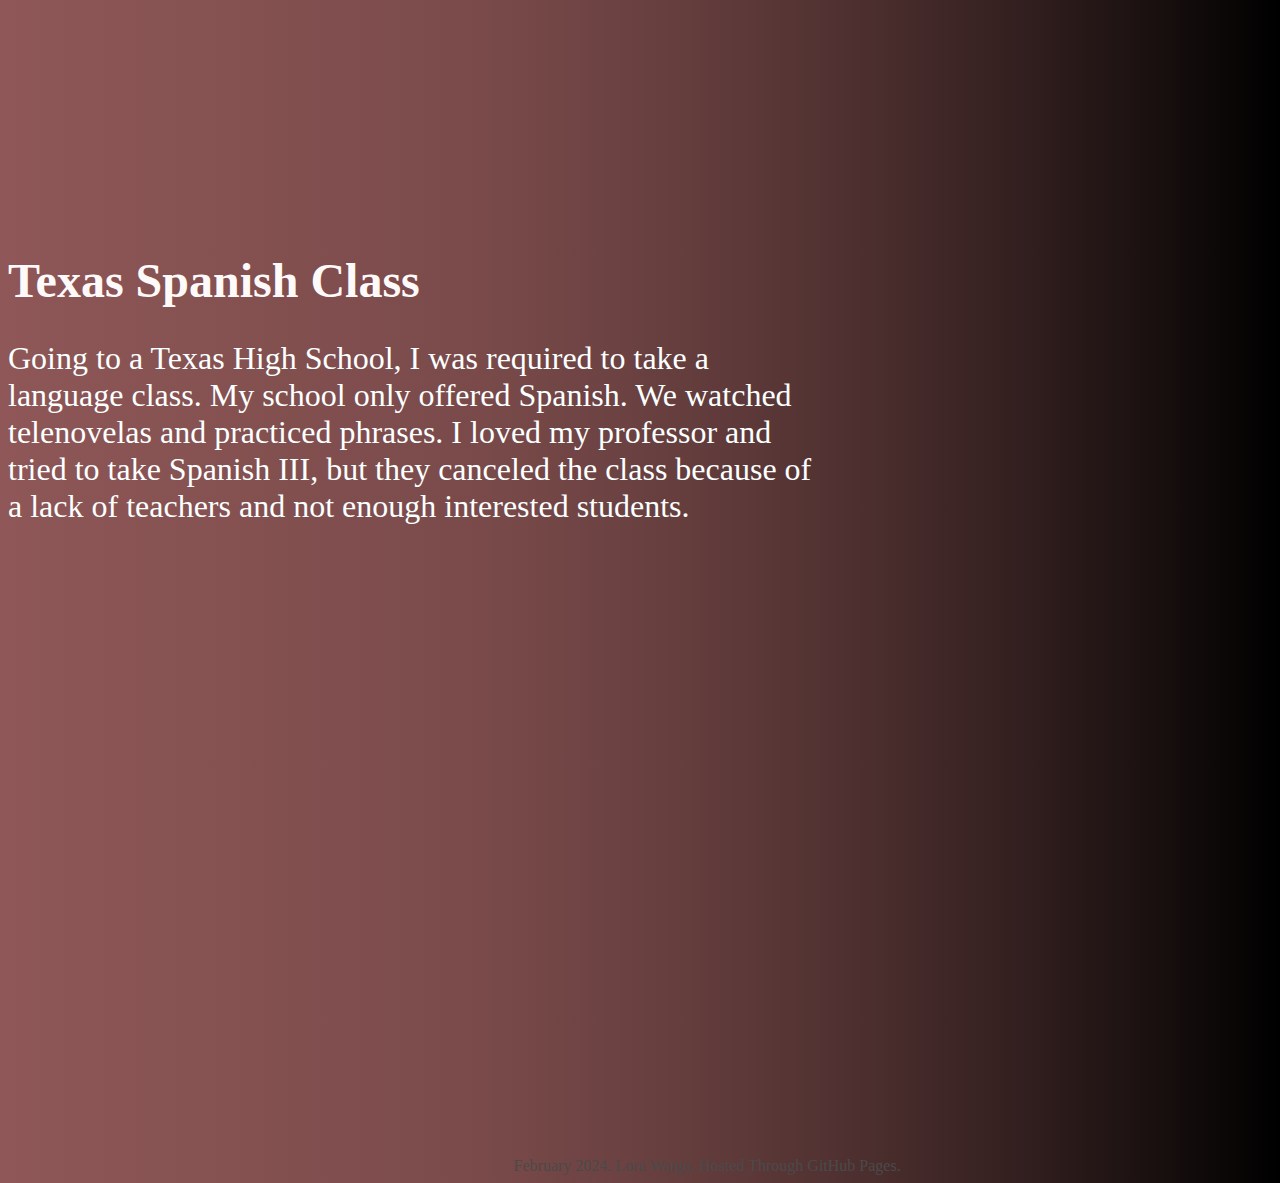
<file: lang_hs.html>
<!DOCTYPE html>
<html>
    <head>
        <link rel="stylesheet" type="text/css" href="stylish.css"/>
        <!--
        <script type="text/javascript" src="website_functions.js"></script>
        -->
        <style>
            h1{
                color: rgb(255,250,250);
                margin-top: 20%;
                font-size: 3rem;
            }
            p{
                color: rgb(250,255,255);
                margin-right: 35%;
                font-size: 2rem;
            }
        </style>
        <title> Lora Wargo</title>
    </head>
        <body style="background: linear-gradient(.25turn, rgb(143, 87, 87), 70%,  rgb(0, 0, 0))"> 
            <main>
                <h1> Texas Spanish Class</h1>
                <p>
                    Going to a Texas High School, I was required to take a language class.
                    My school only offered Spanish.
                    We watched telenovelas and practiced phrases. 
                    I loved my professor and tried to take Spanish III, 
                    but they canceled the class because of a lack of teachers and not enough interested students.
                </p>
            </main>           
             <footer class="footer-style"> February 2024. Lora Wargo. Hosted Through GitHub Pages.</footer>
        </body>

</html>
</file>
<file: stylish.css>
.footer-style {
    color: rgb(74, 74, 75);
    margin-left: 40%;
    margin-top: 50%;
}
.title-style{
    color: rgb(0, 0, 0);
    text-align: center;
    font-size: 2.5rem;
    background: linear-gradient(.25turn, rgb(189, 88, 202), rgb(129, 212, 223));
}




.assignment-style{
    margin-left: 40%;
}
.discussion{
    font-size: 1.5rem;
    margin-left: 40%;
    margin-top: 3%;
}
</file>
